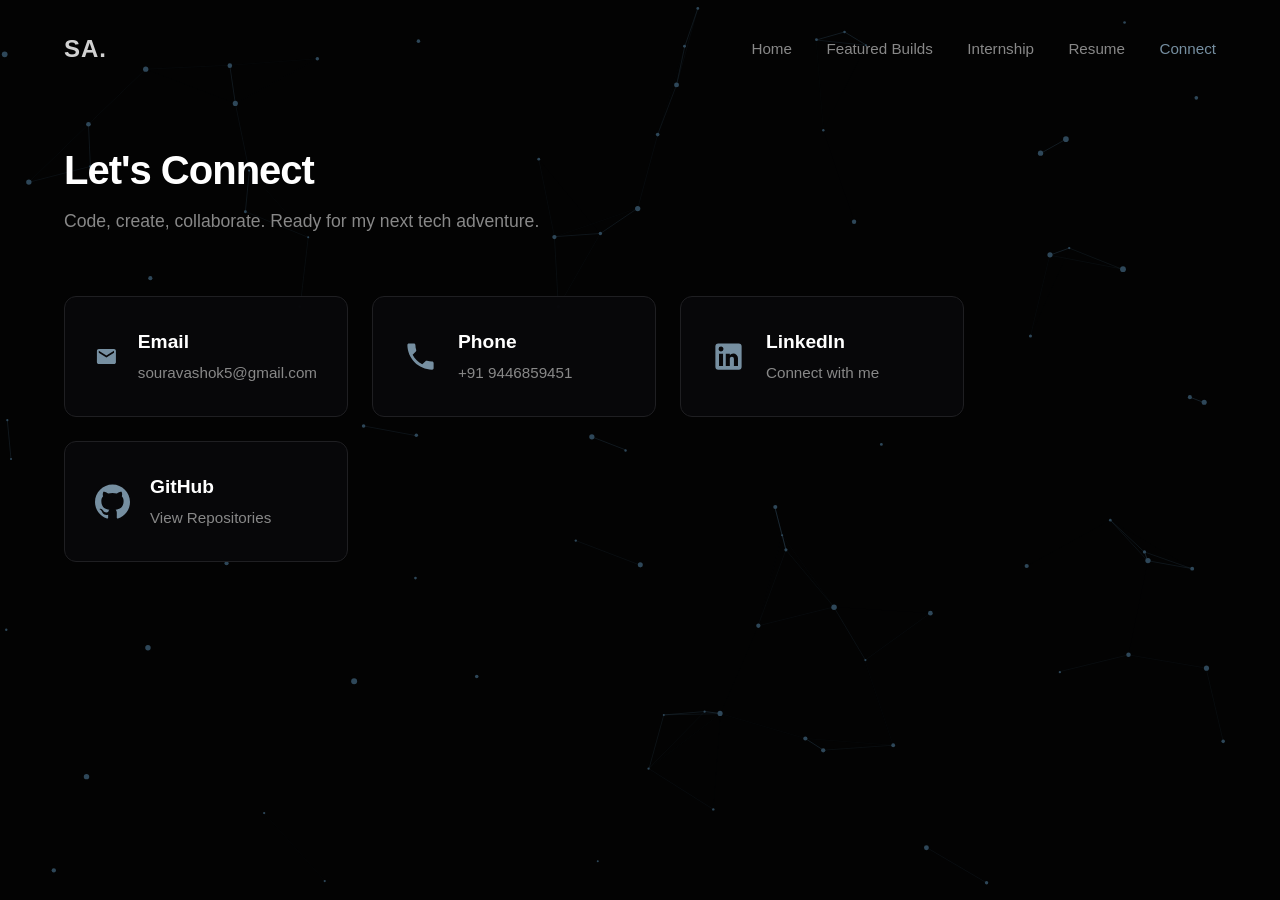
<file: contact.html>
<!DOCTYPE html>
<html lang="en">
<head>
    <meta charset="UTF-8">
    <meta name="viewport" content="width=device-width, initial-scale=1.0">
    <title>Connect | Sourav Ashok</title>
    <link rel="stylesheet" href="style.css?v=19">
</head>
<body>

    <canvas id="neuronCanvas"></canvas>

    <nav class="navbar">
        <div class="nav-logo">SA.</div>
        <div class="nav-links">
            <a href="index.html">Home</a>
            <a href="builds.html">Featured Builds</a>
            <a href="internship.pdf" target="_blank">Internship</a>
            <a href="resume.pdf" target="_blank">Resume</a>
            <a href="contact.html" class="active">Connect</a>
        </div>
    </nav>

    <section id="contact-page" class="page-content">
        <div class="section-header reveal">
            <h2>Let's Connect</h2>
            <p class="section-subtitle">Code, create, collaborate. Ready for my next tech adventure.</p>
        </div>
        
        <div class="contact-grid reveal">
            
            <a href="mailto:souravashok5@gmail.com" class="contact-card">
                <svg class="contact-icon" viewBox="0 0 24 24">
                    <path d="M20 4H4c-1.1 0-1.99.9-1.99 2L2 18c0 1.1.9 2 2 2h16c1.1 0 2-.9 2-2V6c0-1.1-.9-2-2-2zm0 4l-8 5-8-5V6l8 5 8-5v2z"/>
                </svg>
                <div class="contact-details">
                    <h3>Email</h3>
                    <p>souravashok5@gmail.com</p>
                </div>
            </a>

            <a href="tel:+919446859451" class="contact-card">
                <svg class="contact-icon" viewBox="0 0 24 24">
                    <path d="M6.62 10.79c1.44 2.83 3.76 5.14 6.59 6.59l2.2-2.2c.27-.27.67-.36 1.02-.24 1.12.37 2.33.57 3.57.57.55 0 1 .45 1 1V20c0 .55-.45 1-1 1-9.39 0-17-7.61-17-17 0-.55.45-1 1-1h3.5c.55 0 1 .45 1 1 0 1.25.2 2.45.57 3.57.11.35.03.74-.25 1.02l-2.2 2.2z"/>
                </svg>
                <div class="contact-details">
                    <h3>Phone</h3>
                    <p>+91 9446859451</p>
                </div>
            </a>

            <a href="https://www.linkedin.com/in/souravashok" class="contact-card" target="_blank" rel="noopener noreferrer">
                <svg class="contact-icon" viewBox="0 0 24 24">
                    <path d="M19 3a2 2 0 0 1 2 2v14a2 2 0 0 1-2 2H5a2 2 0 0 1-2-2V5a2 2 0 0 1 2-2h14m-.5 15.5v-5.3a3.26 3.26 0 0 0-3.26-3.26c-.85 0-1.84.52-2.32 1.3v-1.11h-2.79v8.37h2.79v-4.93c0-.77.62-1.4 1.39-1.4a1.4 1.4 0 0 1 1.4 1.4v4.93h2.79M6.88 8.56a1.68 1.68 0 0 0 1.68-1.68c0-.93-.75-1.69-1.68-1.69a1.69 1.69 0 0 0-1.69 1.69c0 .93.76 1.68 1.69 1.68m1.39 9.94v-8.37H5.5v8.37h2.77z"/>
                </svg>
                <div class="contact-details">
                    <h3>LinkedIn</h3>
                    <p>Connect with me</p>
                </div>
            </a>

            <a href="https://github.com/souravashok" class="contact-card" target="_blank" rel="noopener noreferrer">
                <svg class="contact-icon" viewBox="0 0 24 24">
                    <path d="M12 .297c-6.63 0-12 5.373-12 12 0 5.303 3.438 9.8 8.205 11.385.6.113.82-.258.82-.577 0-.285-.01-1.04-.015-2.04-3.338.724-4.042-1.61-4.042-1.61C4.422 18.07 3.633 17.7 3.633 17.7c-1.087-.744.084-.729.084-.729 1.205.084 1.838 1.236 1.838 1.236 1.07 1.835 2.809 1.305 3.495.998.108-.776.417-1.305.76-1.605-2.665-.3-5.466-1.332-5.466-5.93 0-1.31.465-2.38 1.235-3.22-.135-.303-.54-1.523.105-3.176 0 0 1.005-.322 3.3 1.23.96-.267 1.98-.399 3-.405 1.02.006 2.04.138 3 .405 2.28-1.552 3.285-1.23 3.285-1.23.645 1.653.24 2.873.12 3.176.765.84 1.23 1.91 1.23 3.22 0 4.61-2.805 5.625-5.475 5.92.42.36.81 1.096.81 2.22 0 1.606-.015 2.896-.015 3.286 0 .315.21.69.825.57C20.565 22.092 24 17.592 24 12.297c0-6.627-5.373-12-12-12"/>
                </svg>
                <div class="contact-details">
                    <h3>GitHub</h3>
                    <p>View Repositories</p>
                </div>
            </a>

        </div>
    </section>

    <script src="script.js"></script>
</body>
</html>
</file>
<file: style.css>
:root {
    --bg-color: #030303; 
    --card-bg: #09090b; 
    --card-border: #1f1f22; 
    --text-main: #d1d1d1; 
    --text-muted: #888888;
    --neon-accent: #768fa1; 
}

* { margin: 0; padding: 0; box-sizing: border-box; font-family: -apple-system, BlinkMacSystemFont, "Segoe UI", Roboto, Helvetica, Arial, sans-serif; }
body { background-color: var(--bg-color); color: var(--text-main); line-height: 1.6; overflow-x: hidden; }

/* CANVAS BG */
#neuronCanvas { position: fixed; top: 0; left: 0; width: 100vw; height: 100vh; z-index: -1; opacity: 0.5; pointer-events: none; }

/* NAVBAR */
.navbar { display: flex; justify-content: space-between; align-items: center; padding: 30px 5%; position: relative; z-index: 10; }
.nav-logo { font-size: 1.5rem; font-weight: bold; color: var(--text-main); letter-spacing: 1px; }
.nav-links a { color: var(--text-muted); text-decoration: none; margin-left: 30px; font-size: 0.95rem; font-weight: 500; transition: color 0.3s ease; }
.nav-links a:hover, .nav-links a.active { color: var(--neon-accent); }

/* ANIMATION */
.reveal { opacity: 0; transform: translateY(30px); transition: all 0.6s cubic-bezier(0.16, 1, 0.3, 1); }
.reveal.active { opacity: 1; transform: translateY(0); }

/* SHARED SECTION STYLES */
section { padding: 40px 5% 100px; position: relative; z-index: 2; background-color: transparent; }
.page-content { padding-top: 40px; }
.section-header { margin-bottom: 60px; text-align: left; }
.section-header h2 { font-size: 2.5rem; color: #ffffff; font-weight: 600; letter-spacing: -1px; }
.section-subtitle { color: var(--text-muted); font-size: 1.1rem; margin-top: 5px; }

/* HERO SECTION & PHOTO FIX */
#hero { min-height: 80vh; display: flex; align-items: center; }
.hero-container { display: flex; width: 100%; justify-content: space-between; align-items: center; gap: 40px; }
.hero-text { flex: 1; max-width: 600px; display: flex; flex-direction: column; align-items: flex-start; }
.greeting { font-size: 2.2rem; font-weight: bold; color: var(--neon-accent); letter-spacing: 2px; margin-bottom: -15px; }
.massive-name { font-size: clamp(4rem, 8vw, 8rem); line-height: 0.9; letter-spacing: -2px; color: transparent; -webkit-text-stroke: 2px var(--neon-accent); transition: all 0.3s ease; cursor: default; margin-bottom: 20px; }
.massive-name:hover { color: var(--neon-accent); text-shadow: 0 0 20px var(--neon-accent); }
.bio { font-size: 1.1rem; color: var(--text-main); border-left: 3px solid var(--neon-accent); padding-left: 15px; margin-bottom: 25px; }
.glow-btn { display: inline-block; padding: 12px 30px; color: var(--neon-accent); text-decoration: none; font-weight: bold; border: 1px solid var(--neon-accent); transition: 0.2s; }
.glow-btn:hover { background: var(--neon-accent); color: var(--bg-color); box-shadow: 0 0 15px var(--neon-accent); }

.hero-image { flex: 1; display: flex; justify-content: center; align-items: center; }
.profile-circle-large { width: 380px; height: 380px; border-radius: 50%; border: 3px solid var(--neon-accent); position: relative; display: flex; justify-content: center; background: radial-gradient(circle at center, rgba(90, 140, 175, 0.1) 0%, transparent 70%); }
.profile-circle-large img { 
    position: absolute; 
    bottom: -1px; 
    width: 98%; 
    height: 120%; 
    object-fit: cover; 
    object-position: bottom; 
    clip-path: inset(0 0 0 0 round 0 0 190px 190px);
    z-index: 3; 
}

/* CORE TECHNOLOGIES (HOME PAGE) */
.skills-grid { display: flex; flex-wrap: wrap; gap: 15px; max-width: 800px; }
.skill-card { background: rgba(9, 9, 11, 0.85); backdrop-filter: blur(10px); border: 1px solid var(--card-border); color: var(--text-main); padding: 12px 25px; border-radius: 8px; font-size: 1.05rem; font-weight: 500; transition: all 0.3s ease; cursor: default; box-shadow: 0 4px 15px rgba(0, 0, 0, 0.2); }
.skill-card:hover { border-color: rgba(90, 140, 175, 0.8); color: #ffffff; transform: translateY(-3px); background: rgba(15, 15, 18, 0.95); box-shadow: 0 8px 25px rgba(0, 0, 0, 0.4); }

/* PROJECTS GRID */
.project-grid { display: grid; grid-template-columns: repeat(auto-fill, minmax(320px, 1fr)); gap: 24px; }
.project-card { background: rgba(9, 9, 11, 0.85); backdrop-filter: blur(10px); border: 1px solid var(--card-border); border-radius: 12px; overflow: hidden; display: flex; flex-direction: column; transition: all 0.3s ease; }
.project-card:hover { border-color: rgba(90, 140, 175, 0.4); box-shadow: 0 10px 30px rgba(0, 0, 0, 0.5); transform: translateY(-4px); }
.card-visual { height: 180px; width: 100%; border-bottom: 1px solid var(--card-border); position: relative; }
.abstract-dots { background: radial-gradient(circle at top right, #151a1e, var(--card-bg)); }
.abstract-dots::before { content: ""; position: absolute; inset: 0; background-image: radial-gradient(#2a2a2a 1px, transparent 1px); background-size: 16px 16px; opacity: 0.4; }
.terminal-style { background: #050505; padding: 20px; display: flex; align-items: flex-end; }
.terminal-style code { font-family: 'Courier New', Courier, monospace; color: var(--neon-accent); font-size: 0.85rem; line-height: 1.5; opacity: 0.8; }
.card-content { padding: 24px; display: flex; flex-direction: column; flex-grow: 1; }
.card-header { display: flex; justify-content: space-between; align-items: center; margin-bottom: 12px; }
.card-header h3 { font-size: 1.25rem; color: #ffffff; font-weight: 500; }
.status-dot { width: 8px; height: 8px; border-radius: 50%; }
.status-dot.live { background-color: var(--neon-accent); box-shadow: 0 0 8px var(--neon-accent); }
.status-dot.in-progress { background-color: #ffaa00; box-shadow: 0 0 8px rgba(255, 170, 0, 0.6); }
.project-card p { color: var(--text-muted); font-size: 0.95rem; margin-bottom: 24px; flex-grow: 1; }
.tech-tags { display: flex; flex-wrap: wrap; gap: 8px; }
.tech-tags span { font-size: 0.75rem; background: rgba(255, 255, 255, 0.03); border: 1px solid rgba(255, 255, 255, 0.1); color: var(--text-main); padding: 4px 10px; border-radius: 20px; font-weight: 500; }

/* MP4 VIDEO DEMO STYLING */
.card-video { width: 100%; height: 100%; object-fit: cover; border-bottom: 1px solid var(--card-border); }

/* CONTACT GRID */
.contact-grid { display: grid; grid-template-columns: repeat(auto-fit, minmax(280px, 1fr)); gap: 24px; max-width: 900px; margin-top: 20px; }
.contact-card { background: rgba(9, 9, 11, 0.85); backdrop-filter: blur(10px); border: 1px solid var(--card-border); border-radius: 12px; padding: 30px; display: flex; align-items: center; gap: 20px; transition: all 0.3s ease; text-decoration: none; color: var(--text-main); }
.contact-card:hover { border-color: rgba(90, 140, 175, 0.4); transform: translateY(-4px); box-shadow: 0 10px 30px rgba(0, 0, 0, 0.5); background: rgba(15, 15, 18, 0.95); }
.contact-icon { width: 35px; height: 35px; fill: var(--neon-accent); }
.contact-details h3 { color: #ffffff; font-size: 1.2rem; margin-bottom: 4px; }
.contact-details p { color: var(--text-muted); font-size: 0.95rem; }

/* MOBILE RESPONSIVENESS */
@media (max-width: 900px) {
    .hero-container { flex-direction: column; text-align: center; margin-top: 20px; }
    .hero-text { align-items: center; }
    .bio { border-left: none; border-top: 3px solid var(--neon-accent); padding-left: 0; padding-top: 15px; text-align: left; }
    .profile-circle-large { width: 280px; height: 280px; margin-top: 40px; }
    .profile-circle-large img { clip-path: inset(0 0 0 0 round 0 0 140px 140px); }
    .project-grid { grid-template-columns: 1fr; } 
    .contact-grid { grid-template-columns: 1fr; }
    .skills-grid { justify-content: center; }
    .navbar { flex-direction: column; gap: 15px; }
    .nav-links a { margin: 0 15px; }
    .greeting {
        margin-bottom: 5px; /* This overrides the negative margin for mobile */
    }
}
</file>
